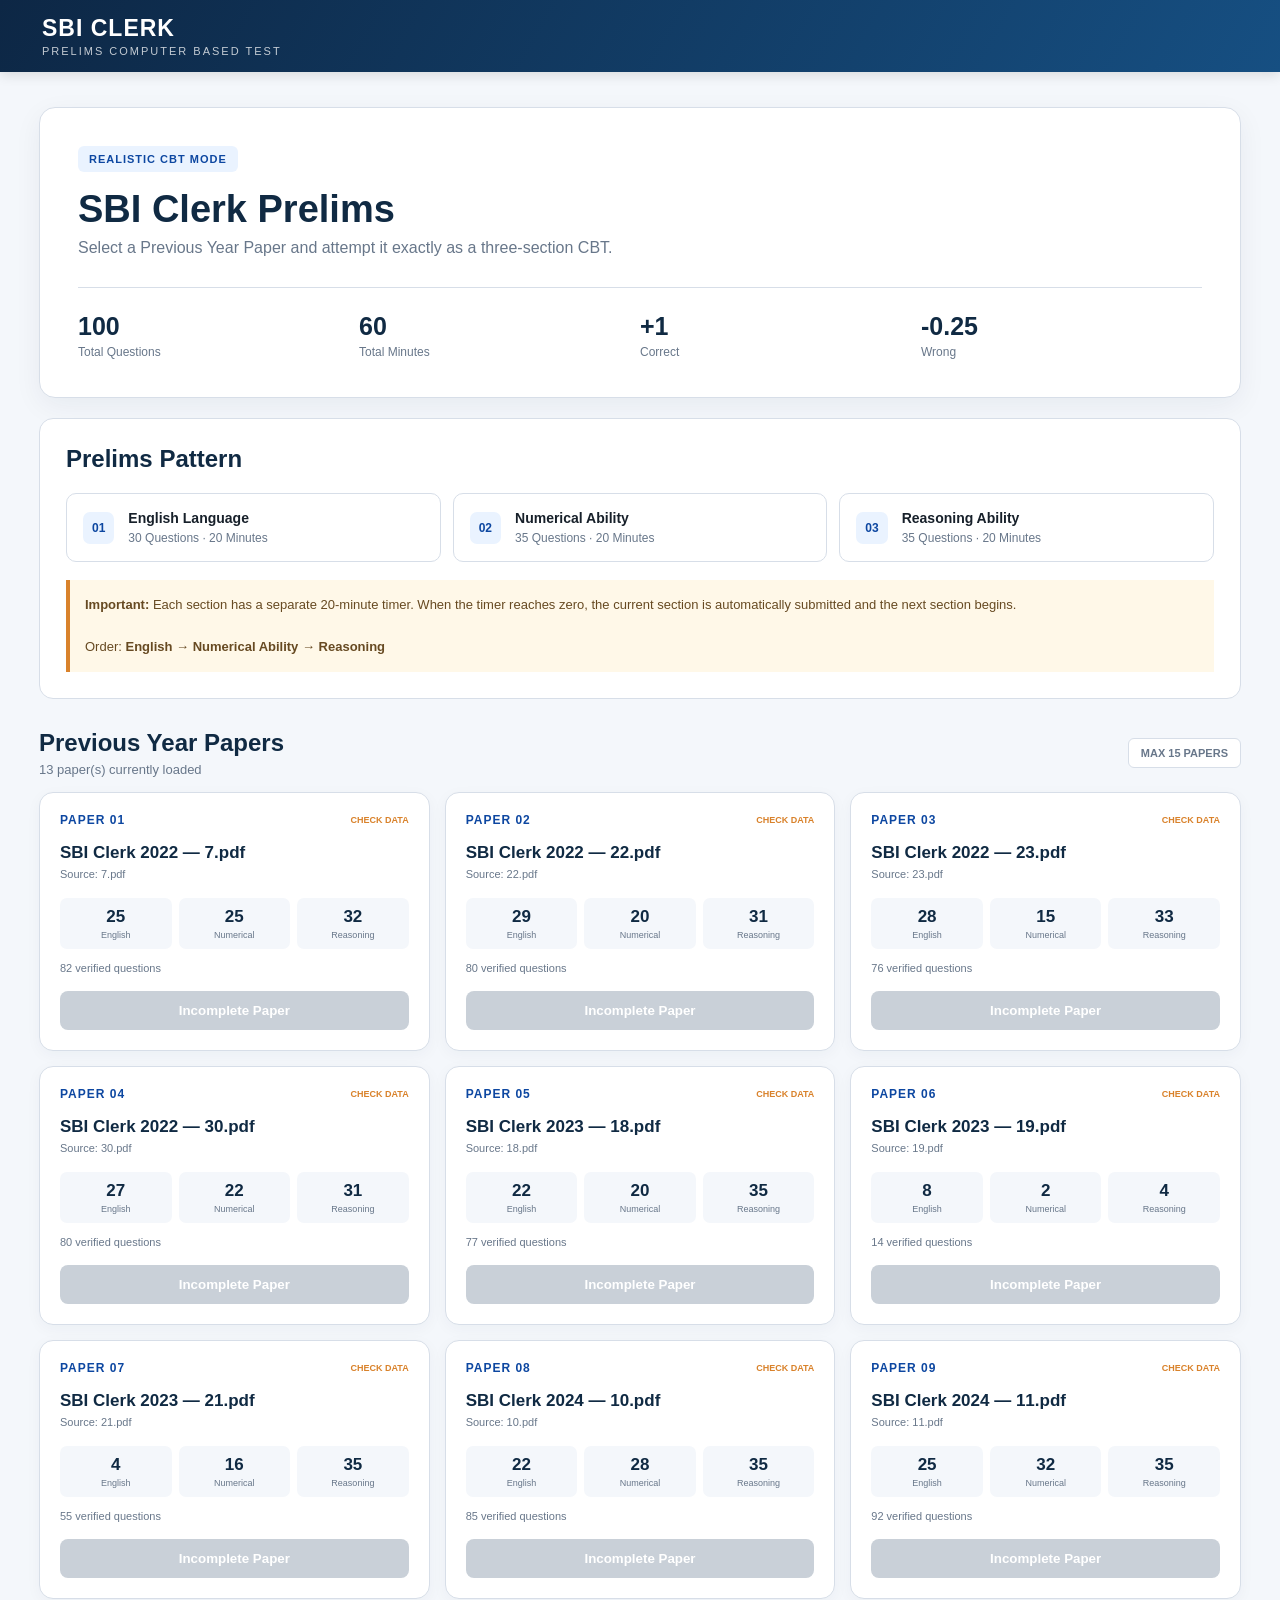
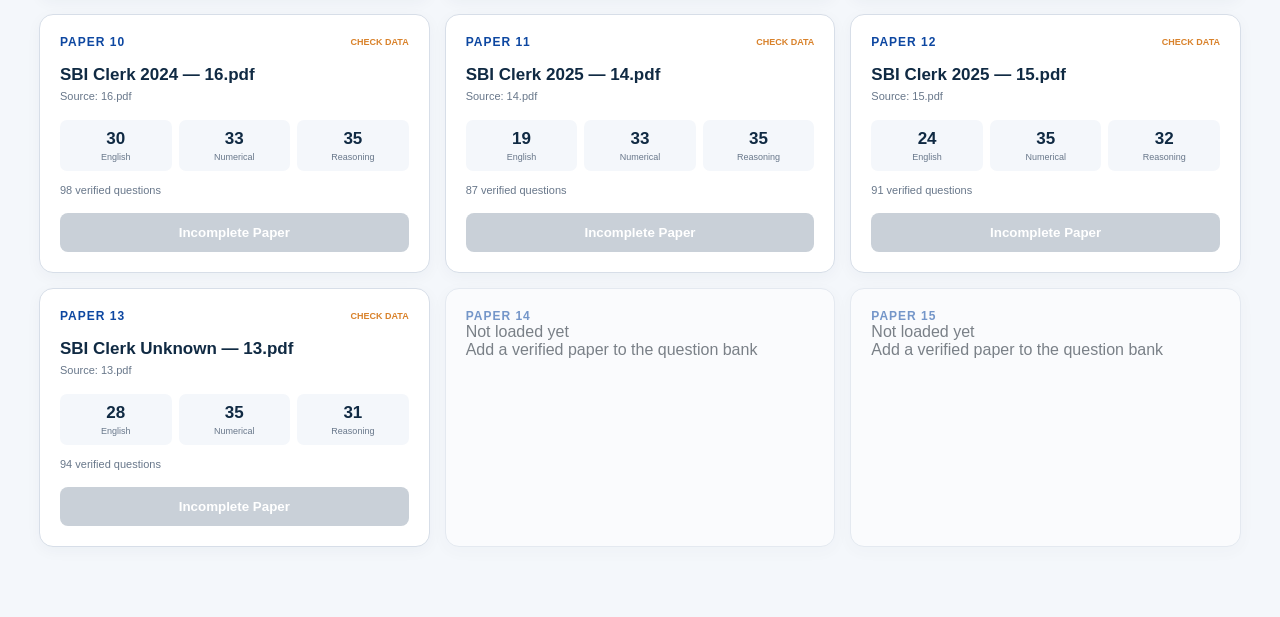
<file: index.html>
<!DOCTYPE html>
<html lang="en">
<head>
    <meta charset="UTF-8">
    <meta name="viewport" content="width=device-width, initial-scale=1.0">

    <title>SBI Clerk Prelims CBT</title>

    <link rel="stylesheet" href="css/style.css">
</head>

<body>

<div id="app"></div>

<script src="js/app.js"></script>

</body>
</html>
</file>
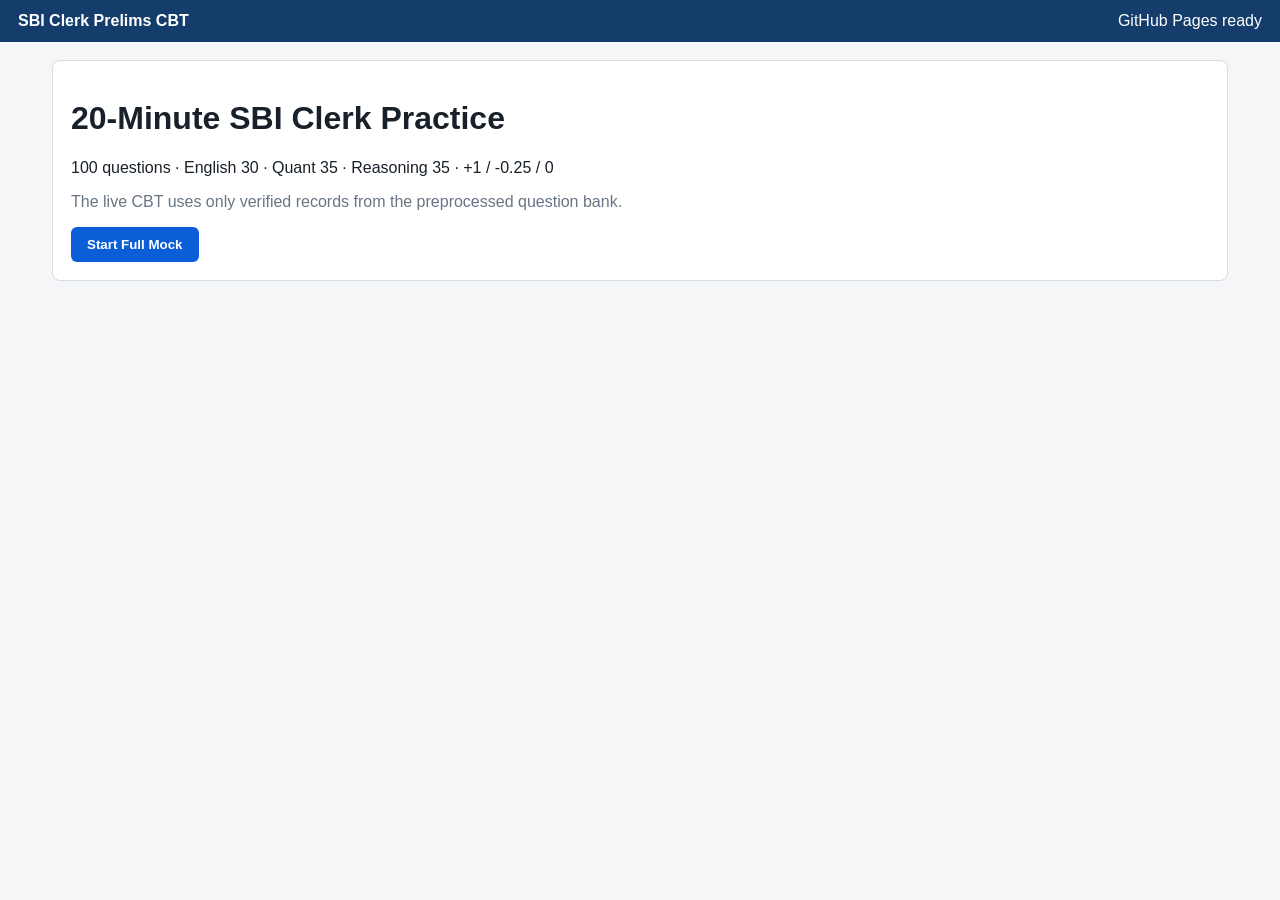
<file: cbt/index.html>
<!doctype html><html><head><meta charset="utf-8"><meta name="viewport" content="width=device-width,initial-scale=1"><title>SBI Clerk CBT</title><link rel="stylesheet" href="css/style.css"></head><body><div id="app"></div><script src="js/app.js"></script></body></html>
</file>
<file: css/style.css>
* {
    box-sizing: border-box;
}

:root {
    --navy: #102a43;
    --blue: #1769aa;
    --blue-dark: #0d47a1;
    --blue-light: #eaf3ff;

    --green: #16845b;
    --green-light: #e8f7ef;

    --orange: #d9822b;
    --orange-light: #fff3df;

    --red: #c62828;
    --red-light: #ffebee;

    --purple: #6b46c1;
    --purple-light: #f0eafd;

    --border: #d7dee8;
    --text: #17202a;
    --muted: #68778a;
    --background: #f4f7fb;
    --white: #ffffff;
}

html,
body {
    margin: 0;
    padding: 0;
    min-height: 100%;
}

body {
    font-family:
        Inter,
        Segoe UI,
        Arial,
        Helvetica,
        sans-serif;

    background: var(--background);
    color: var(--text);
}


/* =========================================================
   HOME HEADER
========================================================= */

.home-header {
    min-height: 72px;

    background:
        linear-gradient(
            120deg,
            #0d2745,
            #164f82
        );

    color: white;

    display: flex;
    align-items: center;

    padding: 0 42px;

    box-shadow:
        0 3px 12px rgba(0, 0, 0, 0.12);
}

.brand {
    font-size: 23px;
    font-weight: 900;
    letter-spacing: 1px;
}

.brand-sub {
    margin-top: 3px;

    font-size: 11px;

    letter-spacing: 2px;

    opacity: 0.75;
}


/* =========================================================
   HOME
========================================================= */

.home-container {
    max-width: 1250px;

    margin: auto;

    padding: 35px 24px 70px;
}

.hero {
    background: white;

    border: 1px solid var(--border);

    border-radius: 16px;

    padding: 38px;

    box-shadow:
        0 8px 28px rgba(16, 42, 67, 0.06);
}

.hero-badge {
    display: inline-block;

    background: var(--blue-light);

    color: var(--blue-dark);

    font-size: 11px;

    font-weight: 800;

    padding: 7px 11px;

    border-radius: 6px;

    letter-spacing: 1px;
}

.hero h1 {
    margin: 16px 0 8px;

    font-size: 38px;

    color: var(--navy);
}

.hero p {
    margin: 0;

    color: var(--muted);

    font-size: 16px;
}


/* =========================================================
   EXAM RULES
========================================================= */

.exam-rules {
    display: grid;

    grid-template-columns:
        repeat(4, 1fr);

    margin-top: 30px;

    border-top:
        1px solid var(--border);

    padding-top: 24px;
}

.exam-rules div {
    display: flex;

    flex-direction: column;

    gap: 4px;
}

.exam-rules strong {
    font-size: 25px;

    color: var(--navy);
}

.exam-rules span {
    font-size: 12px;

    color: var(--muted);
}


/* =========================================================
   INSTRUCTIONS
========================================================= */

.instructions {
    background: white;

    margin-top: 20px;

    border: 1px solid var(--border);

    border-radius: 14px;

    padding: 26px;
}

.instructions h2 {
    margin: 0 0 20px;

    color: var(--navy);
}

.section-rules {
    display: grid;

    grid-template-columns:
        repeat(3, 1fr);

    gap: 12px;
}

.rule {
    display: flex;

    align-items: center;

    gap: 14px;

    padding: 16px;

    border-radius: 10px;

    border: 1px solid var(--border);
}

.rule-number {
    font-size: 12px;

    font-weight: 900;

    padding: 9px;

    border-radius: 7px;

    background: var(--blue-light);

    color: var(--blue-dark);
}

.rule strong {
    display: block;

    font-size: 14px;
}

.rule span:last-child {
    display: block;

    margin-top: 5px;

    color: var(--muted);

    font-size: 12px;
}

.important-note {
    margin-top: 18px;

    background: #fff8e8;

    border-left: 4px solid var(--orange);

    padding: 15px;

    color: #674a22;

    font-size: 13px;

    line-height: 1.6;
}


/* =========================================================
   PAPERS
========================================================= */

.papers-section {
    margin-top: 30px;
}

.section-heading {
    display: flex;

    justify-content: space-between;

    align-items: center;

    margin-bottom: 15px;
}

.section-heading h2 {
    margin: 0;

    color: var(--navy);
}

.section-heading p {
    margin: 5px 0 0;

    color: var(--muted);

    font-size: 13px;
}

.paper-limit {
    padding: 8px 12px;

    border-radius: 6px;

    background: white;

    border: 1px solid var(--border);

    font-size: 11px;

    font-weight: 800;

    color: var(--muted);
}

.paper-grid {
    display: grid;

    grid-template-columns:
        repeat(3, 1fr);

    gap: 15px;
}

.paper-card {
    background: white;

    border: 1px solid var(--border);

    border-radius: 14px;

    padding: 20px;

    box-shadow:
        0 4px 15px rgba(16, 42, 67, 0.04);

    transition:
        transform 0.15s,
        box-shadow 0.15s;
}

.paper-card.available:hover {
    transform: translateY(-3px);

    box-shadow:
        0 10px 25px rgba(16, 42, 67, 0.10);
}

.paper-card.disabled {
    opacity: 0.55;
}

.paper-top {
    display: flex;

    justify-content: space-between;

    align-items: center;
}

.paper-number {
    color: var(--blue-dark);

    font-size: 12px;

    font-weight: 900;

    letter-spacing: 1px;
}

.paper-check {
    font-size: 9px;

    font-weight: 900;

    color: var(--green);
}

.paper-card.incomplete .paper-check {
    color: var(--orange);
}

.paper-card h2 {
    margin: 16px 0 5px;

    font-size: 17px;

    color: var(--navy);
}

.paper-source {
    color: var(--muted);

    font-size: 11px;
}

.paper-counts {
    display: grid;

    grid-template-columns:
        repeat(3, 1fr);

    gap: 7px;

    margin-top: 18px;
}

.paper-counts div {
    text-align: center;

    background: var(--background);

    border-radius: 7px;

    padding: 9px 4px;
}

.paper-counts strong {
    display: block;

    font-size: 17px;

    color: var(--navy);
}

.paper-counts span {
    display: block;

    font-size: 9px;

    color: var(--muted);

    margin-top: 3px;
}

.paper-total {
    margin-top: 13px;

    font-size: 11px;

    color: var(--muted);
}

.start-paper {
    width: 100%;

    margin-top: 17px;

    border: 0;

    background: var(--blue-dark);

    color: white;

    padding: 12px;

    border-radius: 8px;

    cursor: pointer;

    font-weight: 800;
}

.start-paper:hover {
    background: #08367f;
}

.disabled-button {
    background: #c9d0d8;

    cursor: not-allowed;
}


/* =========================================================
   EXAM HEADER
========================================================= */

.exam-header {
    min-height: 70px;

    background:
        linear-gradient(
            120deg,
            #0d2745,
            #164f82
        );

    color: white;

    display: grid;

    grid-template-columns:
        1fr 1fr 170px;

    align-items: center;

    padding: 0 28px;

    gap: 20px;
}

.exam-brand strong {
    display: block;

    font-size: 17px;

    letter-spacing: 0.5px;
}

.exam-brand span {
    display: block;

    margin-top: 4px;

    font-size: 11px;

    opacity: 0.75;
}

.exam-progress {
    text-align: center;
}

.progress-text {
    font-size: 12px;
}

.progress-text span {
    display: block;

    margin-top: 3px;

    font-weight: 800;
}

.timer-box {
    text-align: center;

    background:
        rgba(0, 0, 0, 0.18);

    border-radius: 9px;

    padding: 7px 12px;
}

.timer-label {
    font-size: 9px;

    letter-spacing: 1.5px;

    opacity: 0.75;
}

.timer {
    font-size: 24px;

    font-weight: 900;

    font-variant-numeric: tabular-nums;
}

.timer-warning {
    color: #ffcf66;
}

.timer-danger {
    color: #ff6b6b;

    animation:
        timerPulse 1s infinite;
}

@keyframes timerPulse {
    50% {
        opacity: 0.45;
    }
}

.timer-track {
    height: 4px;

    background: #dbe5ef;
}

.timer-progress {
    height: 100%;

    background: #1f8cff;

    width: 100%;

    transition:
        width 0.3s linear;
}


/* =========================================================
   SECTION TABS
========================================================= */

.section-tabs {
    display: grid;

    grid-template-columns:
        repeat(3, 1fr);

    background: white;

    border-bottom:
        1px solid var(--border);
}

.section-tab {
    display: flex;

    align-items: center;

    justify-content: center;

    gap: 10px;

    padding: 13px;

    border-right:
        1px solid var(--border);

    color: var(--muted);
}

.section-tab > span {
    width: 27px;

    height: 27px;

    display: flex;

    align-items: center;

    justify-content: center;

    border-radius: 50%;

    background: #edf1f5;

    font-size: 11px;

    font-weight: 900;
}

.section-tab strong {
    display: block;

    font-size: 12px;
}

.section-tab small {
    display: block;

    margin-top: 2px;

    font-size: 9px;
}

.section-tab.active {
    color: var(--blue-dark);

    background: var(--blue-light);

    box-shadow:
        inset 0 -3px 0 var(--blue-dark);
}

.section-tab.active > span {
    background: var(--blue-dark);

    color: white;
}

.section-tab.done > span {
    background: var(--green);

    color: white;
}


/* =========================================================
   EXAM LAYOUT
========================================================= */

.exam-layout {
    max-width: 1400px;

    margin: auto;

    padding: 22px;

    display: grid;

    grid-template-columns:
        minmax(0, 1fr) 330px;

    gap: 18px;
}

.question-panel {
    min-width: 0;
}

.question-top {
    display: flex;

    justify-content: space-between;

    align-items: flex-start;

    margin-bottom: 12px;
}

.question-label {
    color: var(--blue-dark);

    font-size: 11px;

    font-weight: 800;

    text-transform: uppercase;

    letter-spacing: 0.7px;
}

.question-top h1 {
    margin: 6px 0 0;

    font-size: 25px;

    color: var(--navy);
}

.question-top h1 span {
    color: var(--muted);

    font-size: 14px;
}

.review-button {
    border: 1px solid var(--border);

    background: white;

    color: var(--muted);

    padding: 9px 12px;

    border-radius: 7px;

    cursor: pointer;

    font-weight: 700;
}

.review-button.active {
    background: var(--orange-light);

    border-color: #efb568;

    color: #915716;
}

.question-meta {
    display: flex;

    gap: 8px;

    margin-bottom: 10px;
}

.question-meta span {
    padding: 5px 8px;

    border-radius: 5px;

    background: #edf2f7;

    color: var(--muted);

    font-size: 10px;
}

.question-card {
    background: white;

    border: 1px solid var(--border);

    border-radius: 12px;

    padding: 28px;

    display: flex;

    gap: 22px;

    min-height: 420px;

    box-shadow:
        0 5px 20px rgba(16, 42, 67, 0.04);
}

.question-number-large {
    flex: 0 0 auto;

    width: 36px;

    height: 36px;

    border-radius: 50%;

    background: var(--blue-light);

    color: var(--blue-dark);

    display: flex;

    align-items: center;

    justify-content: center;

    font-size: 13px;

    font-weight: 900;
}

.question-content {
    flex: 1;

    min-width: 0;
}

.question-text {
    font-size: 16px;

    line-height: 1.65;

    color: #202a35;

    font-weight: 600;

    margin-bottom: 25px;
}

.options {
    display: flex;

    flex-direction: column;

    gap: 10px;
}

.option {
    display: flex;

    align-items: flex-start;

    gap: 11px;

    border: 1px solid var(--border);

    background: white;

    border-radius: 8px;

    padding: 13px;

    cursor: pointer;

    transition:
        border-color 0.1s,
        background 0.1s;
}

.option:hover {
    border-color: #8db5dd;

    background: #f8fbff;
}

.option.selected {
    border-color: var(--blue);

    background: var(--blue-light);
}

.option input {
    margin-top: 4px;

    accent-color: var(--blue-dark);
}

.option-letter {
    min-width: 22px;

    font-weight: 900;

    color: var(--blue-dark);
}

.option-text {
    line-height: 1.45;

    font-size: 14px;
}


/* =========================================================
   NAVIGATION
========================================================= */

.navigation-bar {
    display: flex;

    justify-content: space-between;

    gap: 10px;

    margin-top: 15px;
}

.nav-button {
    border: 0;

    padding: 12px 18px;

    border-radius: 8px;

    cursor: pointer;

    font-weight: 800;

    font-size: 12px;
}

.nav-button.primary {
    background: var(--blue-dark);

    color: white;
}

.nav-button.primary:hover {
    background: #08367f;
}

.nav-button.secondary {
    background: white;

    border: 1px solid var(--border);

    color: var(--text);
}

.nav-button.review-nav {
    background: var(--orange-light);

    color: #8c5519;
}

.nav-button:disabled {
    opacity: 0.45;

    cursor: not-allowed;
}


/* =========================================================
   SIDEBAR
========================================================= */

.sidebar {
    display: flex;

    flex-direction: column;

    gap: 12px;
}

.candidate-card,
.stats-card,
.palette-card,
.submit-card {
    background: white;

    border: 1px solid var(--border);

    border-radius: 10px;

    padding: 15px;
}

.candidate-card {
    display: flex;

    gap: 11px;

    align-items: center;
}

.candidate-avatar {
    width: 38px;

    height: 38px;

    border-radius: 50%;

    background: var(--blue-dark);

    color: white;

    display: flex;

    align-items: center;

    justify-content: center;

    font-weight: 900;
}

.candidate-card strong {
    display: block;

    font-size: 12px;
}

.candidate-card span {
    display: block;

    margin-top: 3px;

    color: var(--muted);

    font-size: 10px;
}

.stats-title {
    font-size: 10px;

    font-weight: 900;

    letter-spacing: 0.8px;

    color: var(--muted);

    margin-bottom: 10px;
}

.status-grid {
    display: grid;

    grid-template-columns:
        repeat(3, 1fr);

    gap: 5px;
}

.status-grid div {
    text-align: center;

    background: var(--background);

    padding: 9px 3px;

    border-radius: 6px;
}

.status-grid strong {
    display: block;

    font-size: 17px;

    color: var(--navy);
}

.status-grid span {
    display: block;

    font-size: 8px;

    margin-top: 3px;

    color: var(--muted);
}

.palette-header {
    display: flex;

    justify-content: space-between;

    align-items: center;

    margin-bottom: 12px;
}

.palette-header strong {
    font-size: 12px;
}

.palette-header span {
    color: var(--muted);

    font-size: 10px;
}

.palette {
    display: grid;

    grid-template-columns:
        repeat(7, 1fr);

    gap: 6px;
}

.palette-btn {
    border: 1px solid var(--border);

    background: white;

    border-radius: 5px;

    padding: 8px 2px;

    cursor: pointer;

    font-size: 10px;

    font-weight: 700;
}

.palette-btn:hover {
    border-color: var(--blue);
}

.palette-btn.answered {
    background: var(--green-light);

    border-color: #75c49f;

    color: var(--green);
}

.palette-btn.review {
    background: var(--orange-light);

    border-color: #e5ae68;

    color: #915716;
}

.palette-btn.current {
    outline: 2px solid var(--blue-dark);

    outline-offset: 1px;
}

.palette-legend {
    display: grid;

    grid-template-columns:
        repeat(3, 1fr);

    gap: 5px;

    margin-top: 13px;

    font-size: 8px;

    color: var(--muted);
}

.palette-legend div {
    display: flex;

    align-items: center;

    gap: 4px;
}

.legend-box {
    width: 9px;

    height: 9px;

    display: inline-block;

    border-radius: 2px;

    background: white;

    border: 1px solid var(--border);
}

.legend-box.answered {
    background: var(--green-light);

    border-color: #75c49f;
}

.legend-box.review {
    background: var(--orange-light);

    border-color: #e5ae68;
}

.legend-box.current {
    border: 2px solid var(--blue-dark);
}

.submit-card {
    display: flex;

    flex-direction: column;

    gap: 12px;
}

.submit-card strong {
    display: block;

    font-size: 12px;
}

.submit-card span {
    display: block;

    color: var(--muted);

    font-size: 9px;

    margin-top: 3px;
}

.submit-section {
    width: 100%;

    border: 0;

    background: var(--red);

    color: white;

    padding: 11px;

    border-radius: 7px;

    font-weight: 800;

    cursor: pointer;
}


/* =========================================================
   RESULT
========================================================= */

.result-header {
    height: 70px;

    background: var(--navy);

    color: white;

    display: flex;

    align-items: center;

    padding: 0 35px;
}

.result-header strong {
    display: block;

    font-size: 17px;
}

.result-header span {
    display: block;

    font-size: 10px;

    margin-top: 3px;

    opacity: 0.7;
}

.result-container {
    max-width: 1050px;

    margin: auto;

    padding: 35px 22px 70px;
}

.result-hero {
    text-align: center;

    background: white;

    border: 1px solid var(--border);

    border-radius: 15px;

    padding: 35px;
}

.result-badge {
    display: inline-block;

    background: var(--green-light);

    color: var(--green);

    padding: 7px 12px;

    border-radius: 5px;

    font-size: 10px;

    font-weight: 900;
}

.result-hero h1 {
    margin: 15px 0 4px;

    color: var(--navy);

    font-size: 27px;
}

.result-hero p {
    margin: 0;

    color: var(--muted);
}

.score-main {
    margin-top: 25px;
}

.score-main strong {
    font-size: 58px;

    color: var(--blue-dark);
}

.score-main span {
    font-size: 20px;

    color: var(--muted);
}

.result-stats {
    display: grid;

    grid-template-columns:
        repeat(4, 1fr);

    gap: 12px;

    margin-top: 15px;
}

.result-stat {
    background: white;

    border: 1px solid var(--border);

    border-radius: 10px;

    padding: 17px;

    text-align: center;
}

.result-stat strong {
    display: block;

    font-size: 25px;

    color: var(--navy);
}

.result-stat span {
    display: block;

    margin-top: 5px;

    font-size: 10px;

    color: var(--muted);
}

.section-results {
    margin-top: 25px;
}

.section-results h2 {
    color: var(--navy);

    font-size: 20px;
}

.section-result-grid {
    display: grid;

    grid-template-columns:
        repeat(3, 1fr);

    gap: 12px;
}

.section-result {
    background: white;

    border: 1px solid var(--border);

    border-radius: 10px;

    padding: 17px;
}

.section-result-title {
    display: flex;

    justify-content: space-between;

    border-bottom:
        1px solid var(--border);

    padding-bottom: 12px;

    margin-bottom: 10px;
}

.section-result-title strong {
    font-size: 12px;
}

.section-result-title span {
    font-weight: 900;

    color: var(--blue-dark);
}

.result-line {
    display: flex;

    justify-content: space-between;

    padding: 6px 0;

    font-size: 11px;
}

.result-line span {
    color: var(--muted);
}

.result-actions {
    text-align: center;

    margin-top: 25px;
}


/* =========================================================
   ERROR
========================================================= */

.fatal-error {
    max-width: 700px;

    margin: 80px auto;

    background: white;

    border: 1px solid #efb1b1;

    border-radius: 12px;

    padding: 30px;
}

.fatal-error h1 {
    color: var(--red);
}


/* =========================================================
   RESPONSIVE
========================================================= */

@media (max-width: 1050px) {

    .paper-grid {
        grid-template-columns:
            repeat(2, 1fr);
    }

    .exam-layout {
        grid-template-columns:
            1fr;
    }

    .sidebar {
        display: grid;

        grid-template-columns:
            repeat(2, 1fr);
    }

    .submit-card {
        grid-column: 1 / -1;
    }
}


@media (max-width: 750px) {

    .home-header {
        padding: 0 18px;
    }

    .hero h1 {
        font-size: 29px;
    }

    .exam-rules {
        grid-template-columns:
            repeat(2, 1fr);

        gap: 20px;
    }

    .section-rules {
        grid-template-columns:
            1fr;
    }

    .paper-grid {
        grid-template-columns:
            1fr;
    }

    .exam-header {
        grid-template-columns:
            1fr 120px;

        padding: 10px 15px;
    }

    .exam-progress {
        display: none;
    }

    .section-tab div {
        display: none;
    }

    .section-tab {
        padding: 10px;
    }

    .question-card {
        padding: 20px;

        flex-direction: column;
    }

    .navigation-bar {
        flex-wrap: wrap;
    }

    .sidebar {
        grid-template-columns:
            1fr;
    }

    .section-result-grid {
        grid-template-columns:
            1fr;
    }

    .result-stats {
        grid-template-columns:
            repeat(2, 1fr);
    }

    .palette {
        grid-template-columns:
            repeat(8, 1fr);
    }
}


@media (max-width: 450px) {

    .home-container,
    .exam-layout {
        padding-left: 12px;

        padding-right: 12px;
    }

    .hero,
    .instructions {
        padding: 20px;
    }

    .exam-rules {
        grid-template-columns:
            1fr 1fr;
    }

    .palette {
        grid-template-columns:
            repeat(6, 1fr);
    }

    .question-text {
        font-size: 14px;
    }

    .option-text {
        font-size: 13px;
    }
}
</file>
<file: cbt/css/style.css>
*{box-sizing:border-box}body{margin:0;font-family:Arial,Helvetica,sans-serif;background:#f4f6f8;color:#18202a}.top{background:#143d6b;color:#fff;padding:12px 18px;display:flex;justify-content:space-between;align-items:center}.main{max-width:1200px;margin:18px auto;padding:0 12px}.card{background:#fff;border:1px solid #d8dde3;border-radius:8px;padding:18px}.btn{border:0;border-radius:6px;padding:10px 16px;cursor:pointer;font-weight:600}.primary{background:#0b5ed7;color:#fff}.danger{background:#c62828;color:#fff}.grid{display:grid;grid-template-columns:1.8fr 1fr;gap:14px}.palette{display:grid;grid-template-columns:repeat(7,1fr);gap:6px}.qbtn{padding:8px;border:1px solid #cbd3dc;background:#fff;border-radius:4px;cursor:pointer}.qbtn.answered{background:#d8f1df}.qbtn.marked{outline:2px solid #f0a000}.qbtn.current{border:2px solid #0b5ed7}.option{display:block;border:1px solid #cbd3dc;padding:12px;margin:8px 0;border-radius:6px;cursor:pointer}.option input{margin-right:8px}.bar{display:flex;gap:8px;flex-wrap:wrap;align-items:center}.muted{color:#687584}.stat{font-size:18px;font-weight:700}.result-grid{display:grid;grid-template-columns:repeat(3,1fr);gap:10px}@media(max-width:800px){.grid{grid-template-columns:1fr}.palette{grid-template-columns:repeat(6,1fr)}.result-grid{grid-template-columns:1fr}}
</file>
